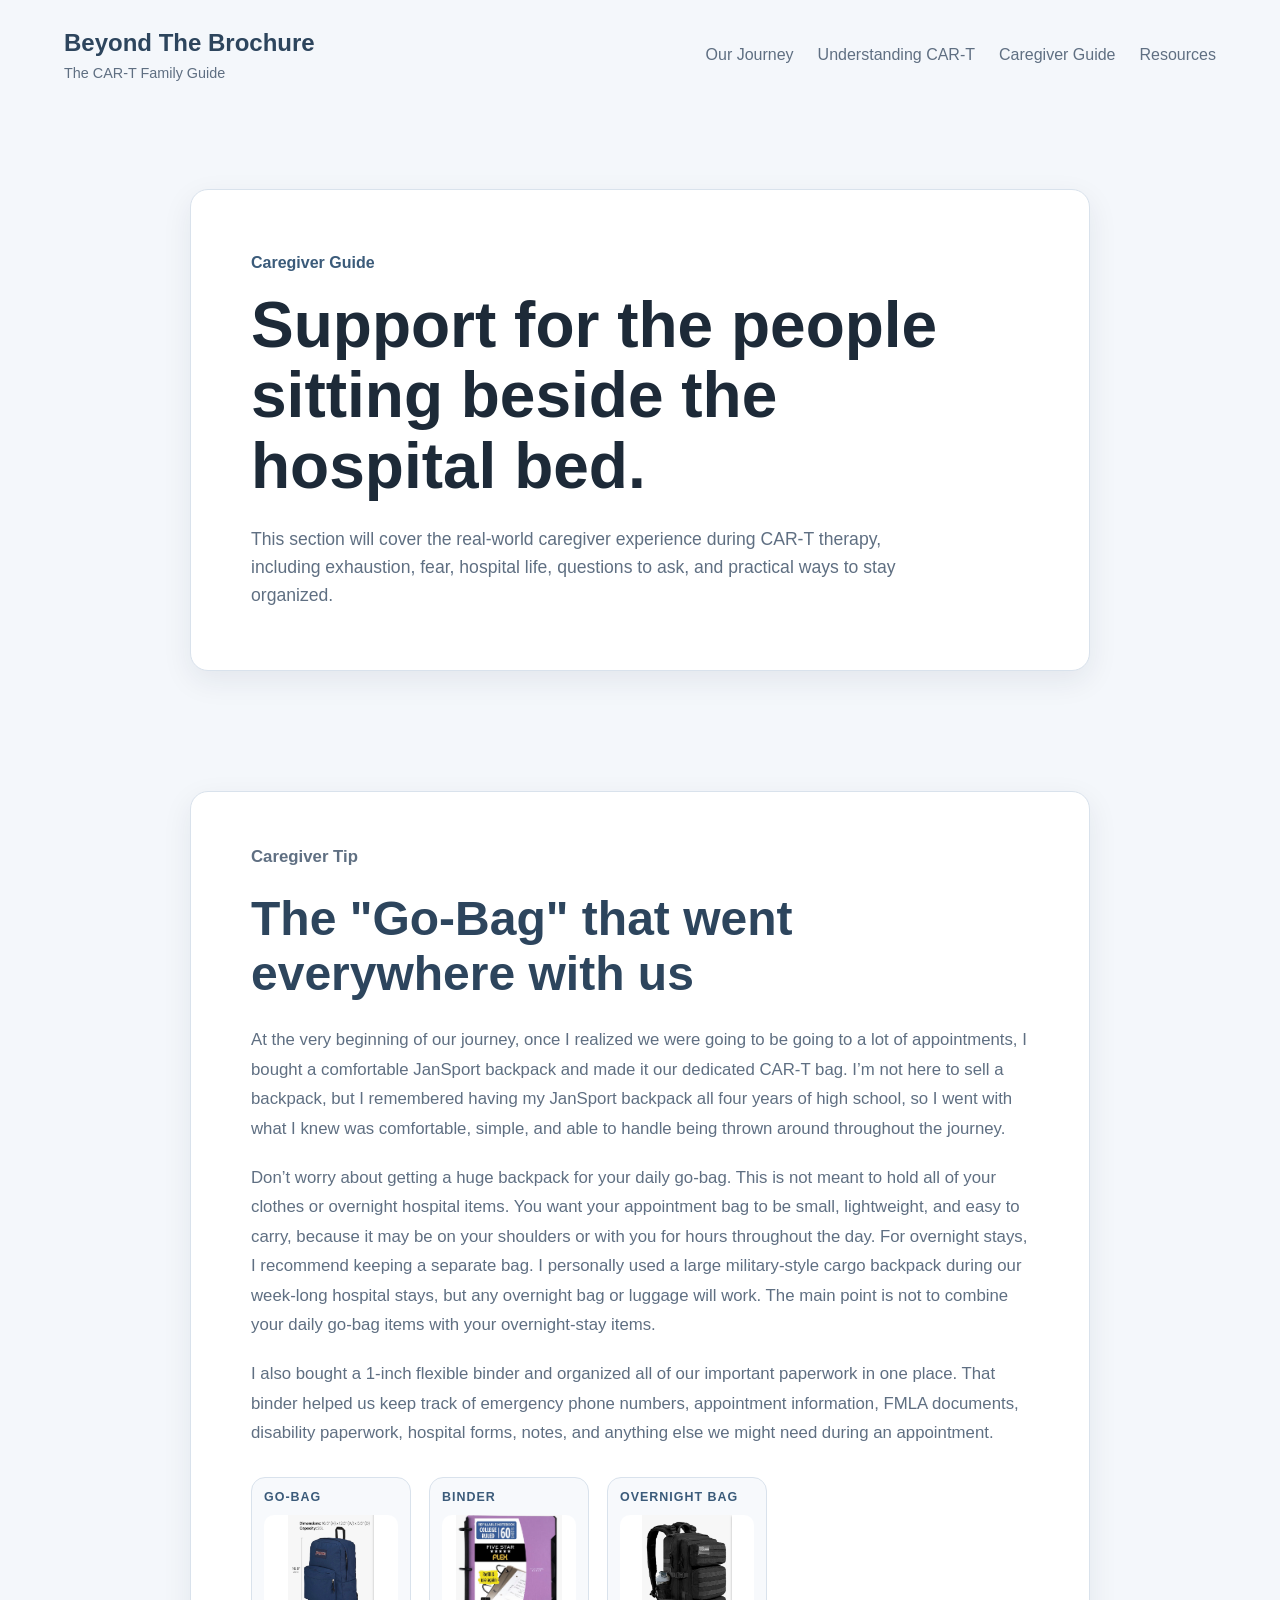
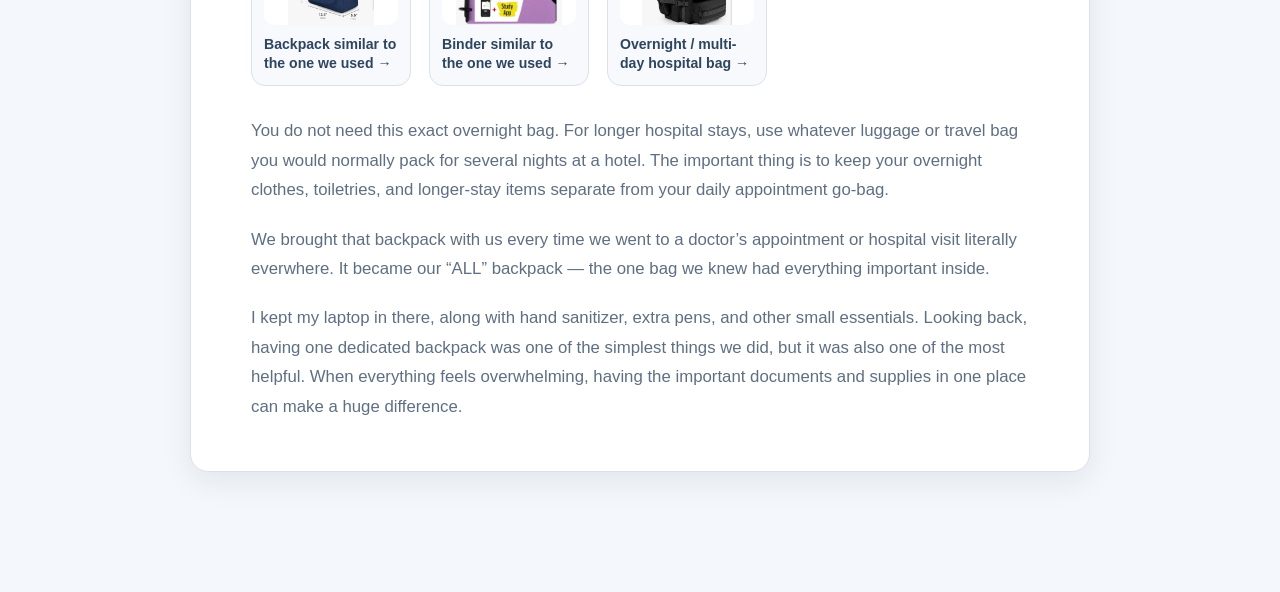
<file: caregiver-guide.html>
<!doctype html>
<html lang="en">
<head>
  <meta charset="utf-8" />
  <meta name="viewport" content="width=device-width, initial-scale=1" />

  <title>Caregiver Guide | Beyond The Brochure</title>

  <link rel="stylesheet" href="assets/css/style.css" />
</head>

<body>

  <header class="site-header">
    <a class="brand" href="index.html">
      <span class="brand-main">Beyond The Brochure</span>
      <span class="brand-sub">The CAR-T Family Guide</span>
    </a>

    <nav class="site-nav">
      <a href="our-journey.html">Our Journey</a>
      <a href="understanding-cart.html">Understanding CAR-T</a>
      <a href="caregiver-guide.html">Caregiver Guide</a>
      <a href="resources.html">Resources</a>
    </nav>
  </header>

  <main>
    <section class="inner-page">
      <div class="inner-page-content">

        <p class="eyebrow">Caregiver Guide</p>

        <h1>Support for the people sitting beside the hospital bed.</h1>

        <p class="inner-lead">
          This section will cover the real-world caregiver experience during CAR-T therapy, including exhaustion, fear, hospital life, questions to ask, and practical ways to stay organized.
        </p>

      </div>
        </section>

    <section class="caregiver-section" id="go-bag">
      <div class="caregiver-content">

        <p class="eyebrow">Caregiver Tip</p>

        <h2>The "Go-Bag" that went everywhere with us</h2>

        <p>
  At the very beginning of our journey, once I realized we were going to be going to a lot of appointments, I bought a comfortable JanSport backpack and made it our dedicated CAR-T bag. I’m not here to sell a backpack, but I remembered having my JanSport backpack all four years of high school, so I went with what I knew was comfortable, simple, and able to handle being thrown around throughout the journey.
</p>

<p>
  Don’t worry about getting a huge backpack for your daily go-bag. This is not meant to hold all of your clothes or overnight hospital items. You want your appointment bag to be small, lightweight, and easy to carry, because it may be on your shoulders or with you for hours throughout the day. For overnight stays, I recommend keeping a separate bag. I personally used a large military-style cargo backpack during our week-long hospital stays, but any overnight bag or luggage will work. The main point is not to combine your daily go-bag items with your overnight-stay items.
</p>

        <p>
  I also bought a 1-inch flexible binder and organized all of our important paperwork in one place. That binder helped us keep track of emergency phone numbers, appointment information, FMLA documents, disability paperwork, hospital forms, notes, and anything else we might need during an appointment.
</p>

<div class="caregiver-product-links">

  <a class="caregiver-product-card" href="https://www.amazon.com/dp/B083QSNNTW" target="_blank" rel="nofollow sponsored noopener">
    <strong class="caregiver-card-label">Go-Bag</strong>
    <img 
      src="assets/img/caregiver/go-bag-backpack.jpg" 
      alt="JanSport backpack similar to the one we used as our CAR-T appointment go bag"
    >
    <span>Backpack similar to the one we used →</span>
  </a>

  <a class="caregiver-product-card" href="https://a.co/d/0fXT4ddG" target="_blank" rel="nofollow sponsored noopener">
    <strong class="caregiver-card-label">Binder</strong>
    <img 
      src="assets/img/caregiver/go-bag-binder.jpg" 
      alt="1-inch flexible binder similar to the one we used to organize CAR-T paperwork"
    >
    <span>Binder similar to the one we used →</span>
  </a>

  <a class="caregiver-product-card" href="https://a.co/d/0e8Q7DPk" target="_blank" rel="nofollow sponsored noopener">
    <strong class="caregiver-card-label">Overnight Bag</strong>
    <img 
      src="assets/img/caregiver/overnight-bag.jpg" 
      alt="Large overnight or multi-day bag for longer CAR-T hospital stays"
    >
    <span>Overnight / multi-day hospital bag →</span>
  </a>

</div>

<p class="caregiver-note">
  You do not need this exact overnight bag. For longer hospital stays, use whatever luggage or travel bag you would normally pack for several nights at a hotel. The important thing is to keep your overnight clothes, toiletries, and longer-stay items separate from your daily appointment go-bag.
</p>
        <p>
          We brought that backpack with us every time we went to a doctor’s appointment or hospital visit literally everwhere. It became our “ALL” backpack — the one bag we knew had everything important inside.
        </p>

        <p>
          I kept my laptop in there, along with hand sanitizer, extra pens, and other small essentials. Looking back, having one dedicated backpack was one of the simplest things we did, but it was also one of the most helpful. When everything feels overwhelming, having the important documents and supplies in one place can make a huge difference.
        </p>

      </div>
    </section>
  </main>

</body>
</html>
</file>
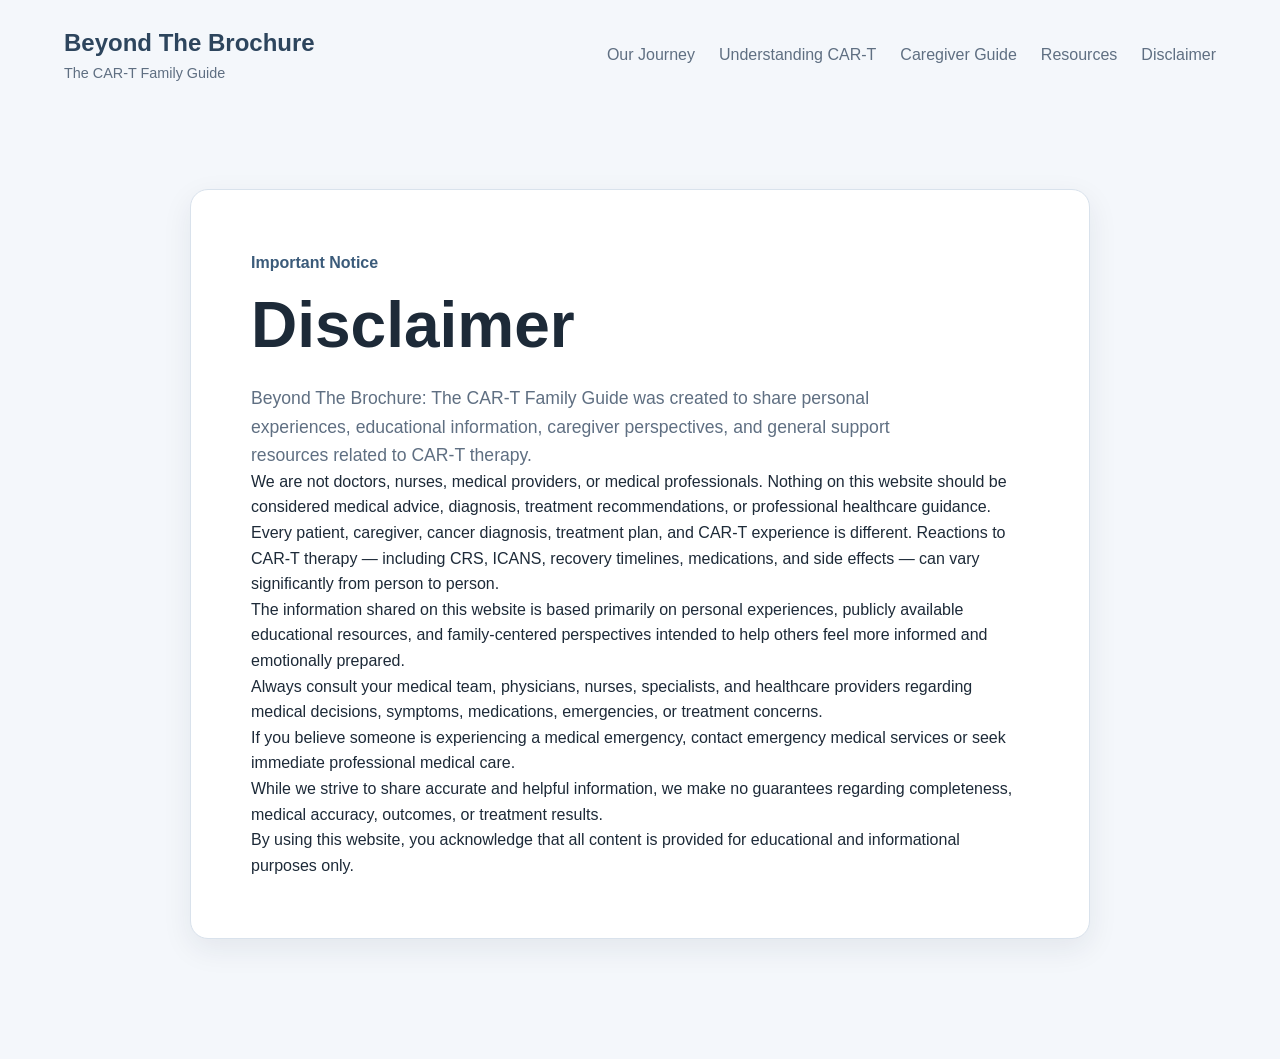
<file: disclaimer.html>
<!doctype html>
<html lang="en">
<head>
  <meta charset="utf-8" />
  <meta name="viewport" content="width=device-width, initial-scale=1" />

  <title>Disclaimer | Beyond The Brochure</title>
  <meta name="description" content="Disclaimer for Beyond The Brochure: The CAR-T Family Guide. Educational information only, not medical advice." />

  <link rel="stylesheet" href="assets/css/style.css" />
</head>

<body>

  <header class="site-header">
    <a class="brand" href="index.html">
      <span class="brand-main">Beyond The Brochure</span>
      <span class="brand-sub">The CAR-T Family Guide</span>
    </a>

    <nav class="site-nav">
      <a href="our-journey.html">Our Journey</a>
      <a href="understanding-cart.html">Understanding CAR-T</a>
      <a href="caregiver-guide.html">Caregiver Guide</a>
      <a href="resources.html">Resources</a>
      <a href="disclaimer.html">Disclaimer</a>
    </nav>
  </header>

  <main>
    <section class="inner-page">
      <div class="inner-page-content">

        <p class="eyebrow">Important Notice</p>

        <h1>Disclaimer</h1>

        <p class="inner-lead">
          Beyond The Brochure: The CAR-T Family Guide was created to share personal experiences, educational information, caregiver perspectives, and general support resources related to CAR-T therapy.
        </p>

        <p>
          We are not doctors, nurses, medical providers, or medical professionals. Nothing on this website should be considered medical advice, diagnosis, treatment recommendations, or professional healthcare guidance.
        </p>

        <p>
          Every patient, caregiver, cancer diagnosis, treatment plan, and CAR-T experience is different. Reactions to CAR-T therapy — including CRS, ICANS, recovery timelines, medications, and side effects — can vary significantly from person to person.
        </p>

        <p>
          The information shared on this website is based primarily on personal experiences, publicly available educational resources, and family-centered perspectives intended to help others feel more informed and emotionally prepared.
        </p>

        <p>
          Always consult your medical team, physicians, nurses, specialists, and healthcare providers regarding medical decisions, symptoms, medications, emergencies, or treatment concerns.
        </p>

        <p>
          If you believe someone is experiencing a medical emergency, contact emergency medical services or seek immediate professional medical care.
        </p>

        <p>
          While we strive to share accurate and helpful information, we make no guarantees regarding completeness, medical accuracy, outcomes, or treatment results.
        </p>

        <p>
          By using this website, you acknowledge that all content is provided for educational and informational purposes only.
        </p>

      </div>
    </section>
  </main>

</body>
</html>
</file>
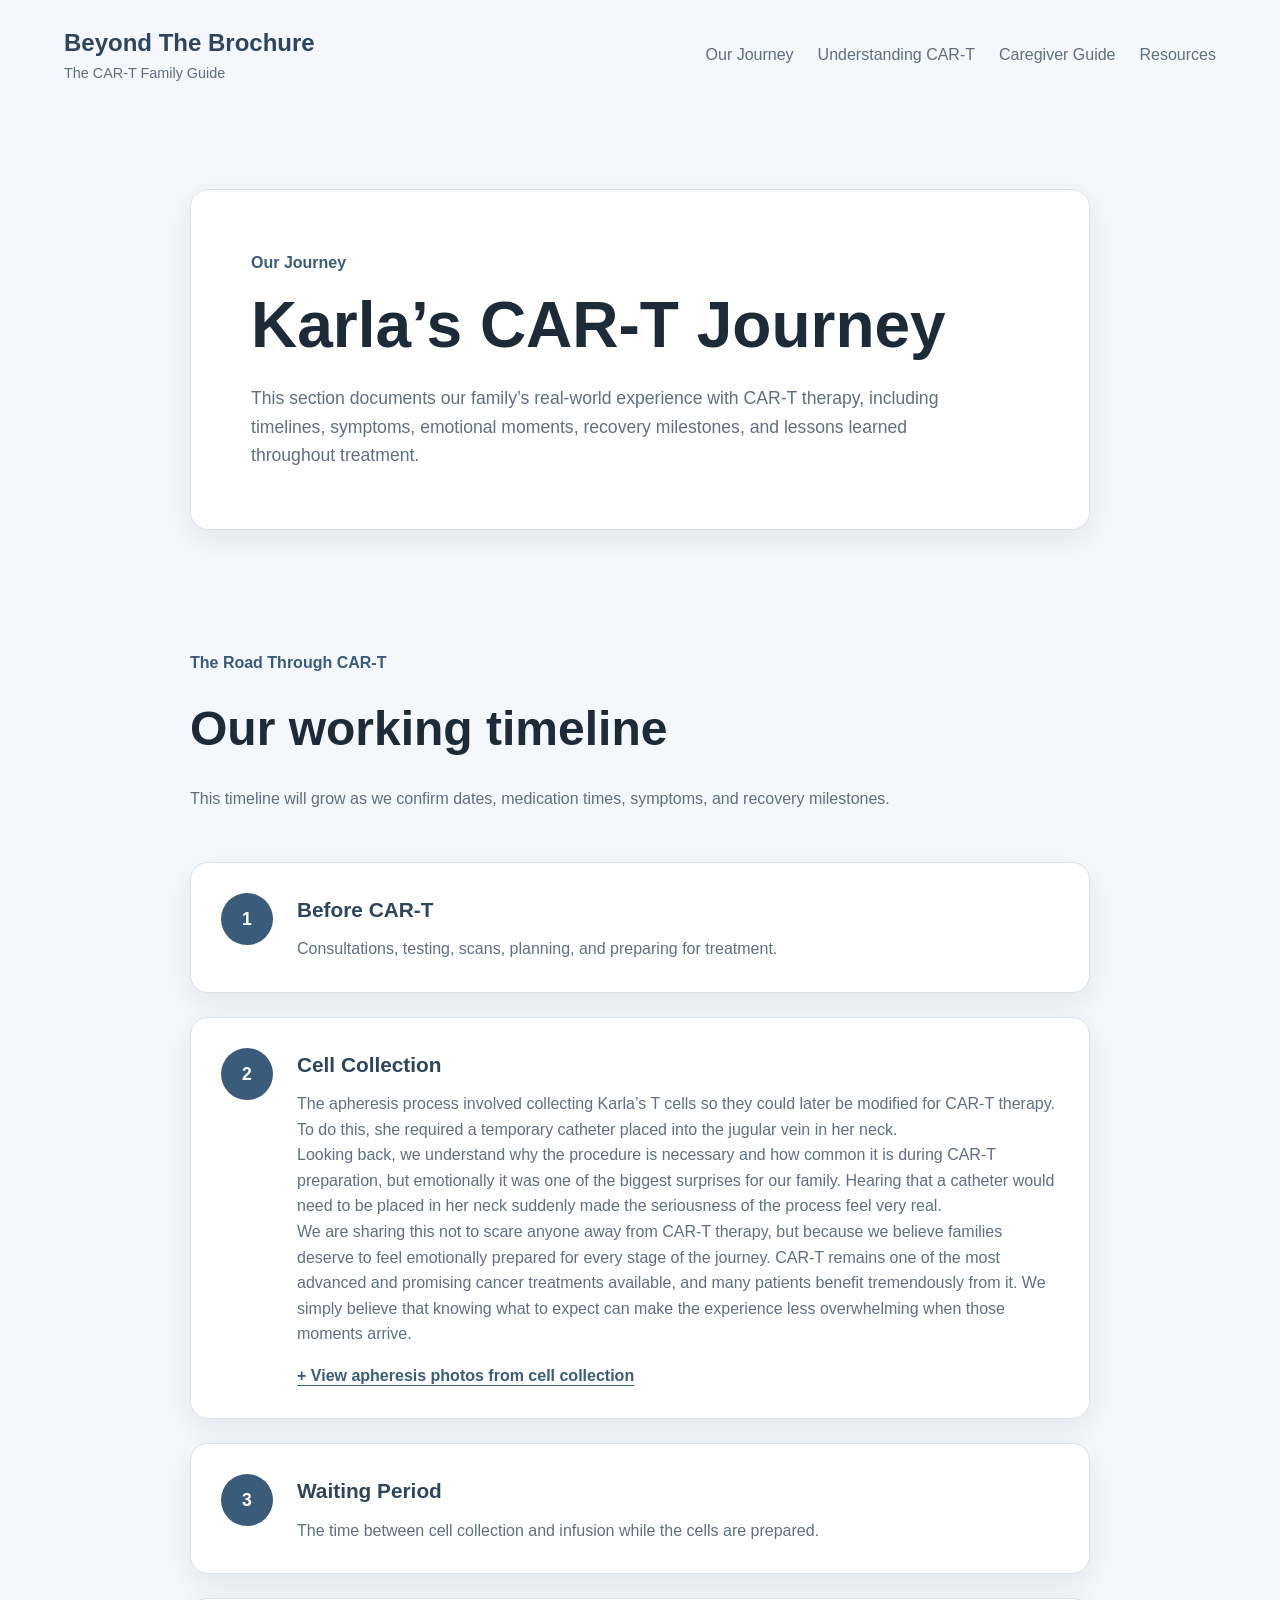
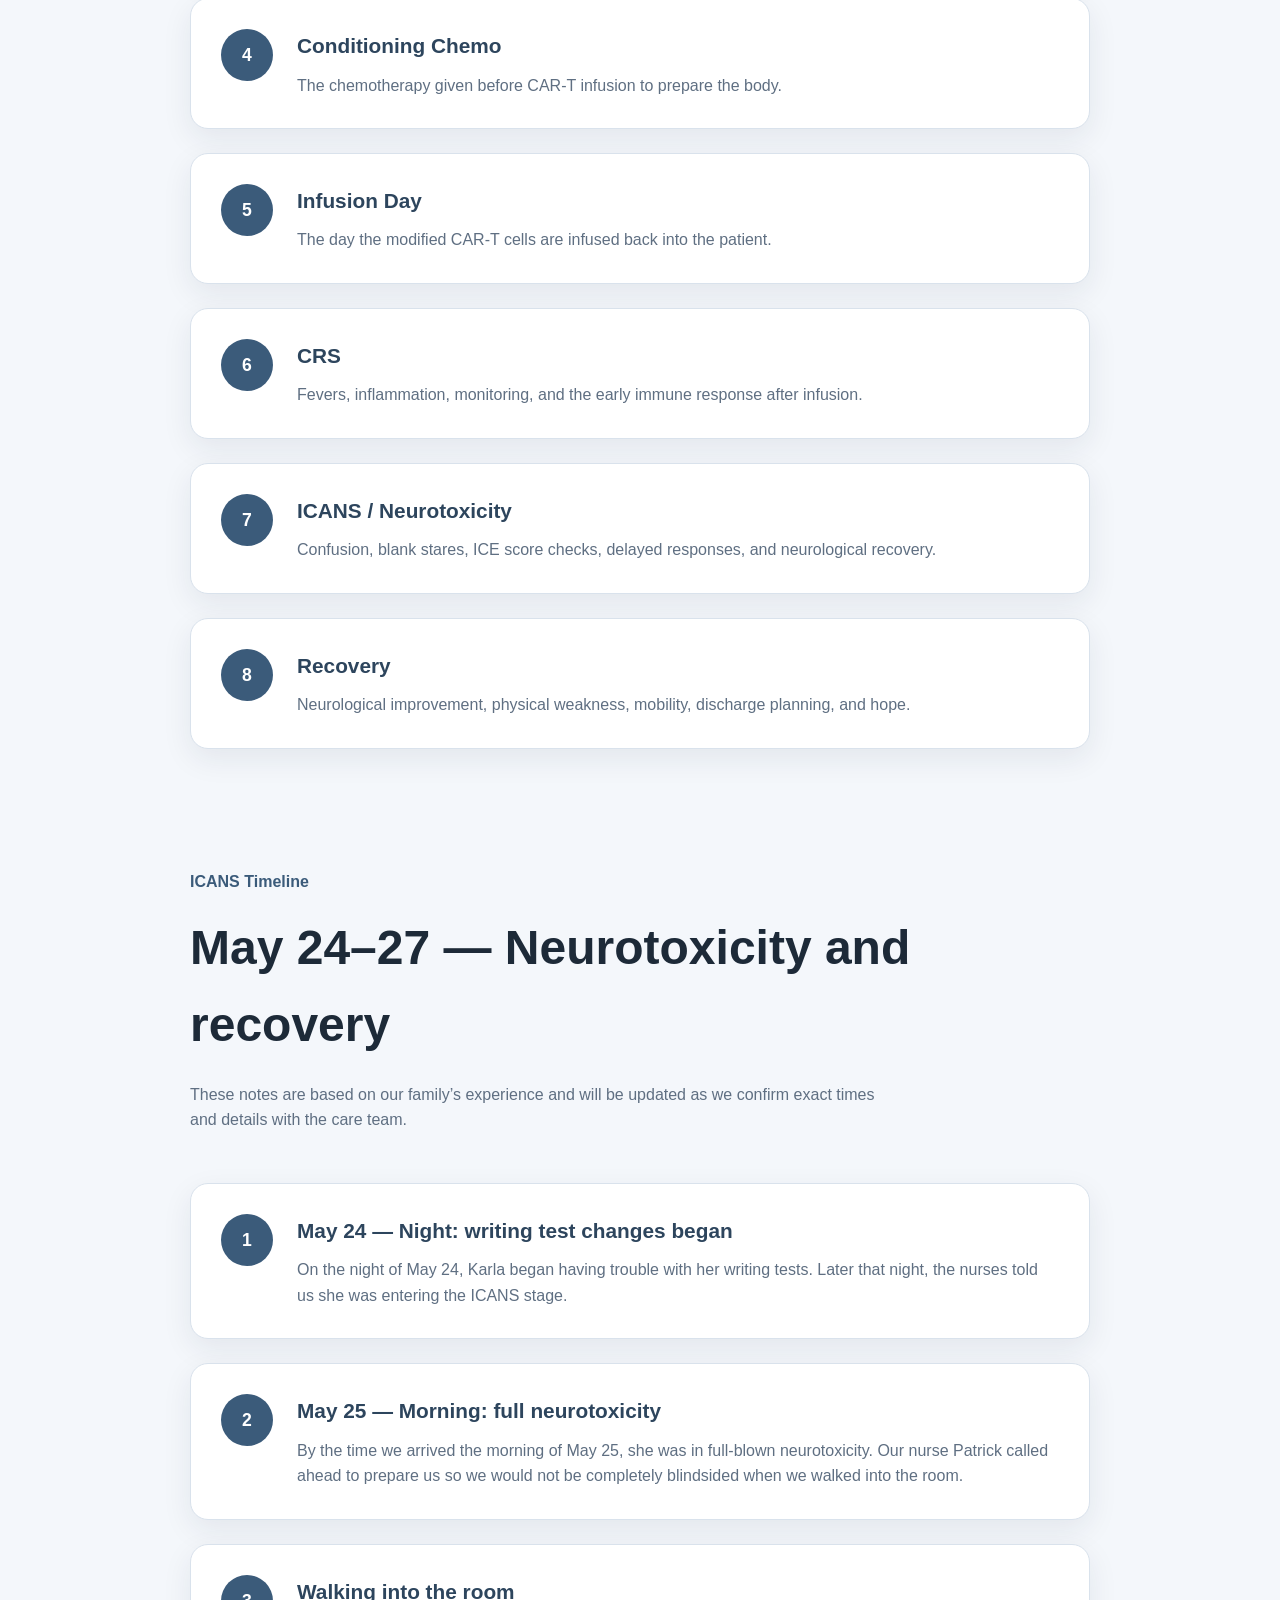
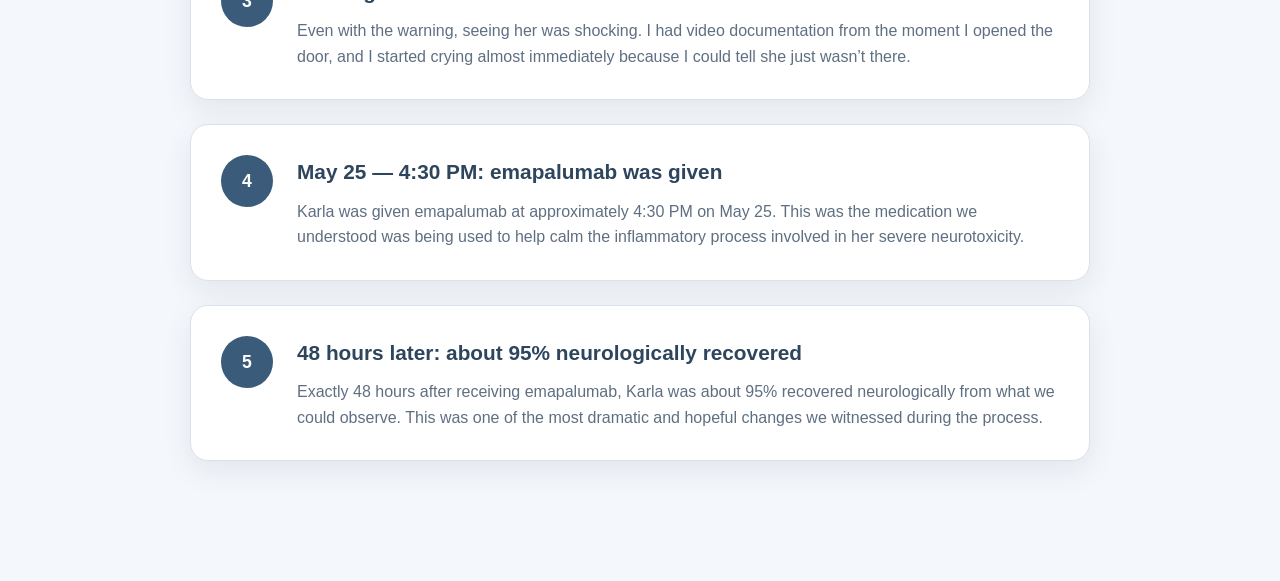
<file: our-journey.html>
<!doctype html>
<html lang="en">
<head>
  <meta charset="utf-8" />
  <meta name="viewport" content="width=device-width, initial-scale=1" />

  <title>Our Journey | Beyond The Brochure</title>

  <link rel="stylesheet" href="assets/css/style.css" />
</head>

<body>

  <header class="site-header">

    <a class="brand" href="index.html">
      <span class="brand-main">Beyond The Brochure</span>
      <span class="brand-sub">The CAR-T Family Guide</span>
    </a>

    <nav class="site-nav">
      <a href="our-journey.html">Our Journey</a>
      <a href="understanding-cart.html">Understanding CAR-T</a>
      <a href="caregiver-guide.html">Caregiver Guide</a>
      <a href="resources.html">Resources</a>
    </nav>

  </header>

  <main>

    <section class="inner-page">

      <div class="inner-page-content">

        <p class="eyebrow">Our Journey</p>

        <h1>Karla’s CAR-T Journey</h1>

        <p class="inner-lead">
          This section documents our family’s real-world experience with CAR-T therapy, including timelines, symptoms, emotional moments, recovery milestones, and lessons learned throughout treatment.
        </p>

      </div>

    </section>
<section class="timeline-section">
  <div class="timeline-content">

    <p class="eyebrow">The Road Through CAR-T</p>
    <h2>Our working timeline</h2>
    <p class="section-lead">
      This timeline will grow as we confirm dates, medication times, symptoms, and recovery milestones.
    </p>

    <div class="timeline-list">

      <div class="timeline-item">
        <span>1</span>
        <div>
          <h3>Before CAR-T</h3>
          <p>Consultations, testing, scans, planning, and preparing for treatment.</p>
        </div>
      </div>

      <div class="timeline-item">
  <span>2</span>

  <div>

    <h3>Cell Collection</h3>

    <p>
      The apheresis process involved collecting Karla’s T cells so they could later be modified for CAR-T therapy. To do this, she required a temporary catheter placed into the jugular vein in her neck.
    </p>

    <p>
      Looking back, we understand why the procedure is necessary and how common it is during CAR-T preparation, but emotionally it was one of the biggest surprises for our family. Hearing that a catheter would need to be placed in her neck suddenly made the seriousness of the process feel very real.
    </p>

    <p>
      We are sharing this not to scare anyone away from CAR-T therapy, but because we believe families deserve to feel emotionally prepared for every stage of the journey. CAR-T remains one of the most advanced and promising cancer treatments available, and many patients benefit tremendously from it. We simply believe that knowing what to expect can make the experience less overwhelming when those moments arrive.
    </p>

   <details class="journey-photo-details">

  <summary>View apheresis photos from cell collection</summary>

  <div class="journey-photo-block">

    <div class="journey-photo-intro">
      <h4>Apheresis and T-cell collection</h4>
      <p>
        These photos show part of Karla’s apheresis experience, including the temporary catheter, hospital room, treatment setup, and collection machine used during the T-cell collection process.
      </p>
    </div>

    <div class="journey-photo-grid">

      <figure>
        <img src="assets/img/apheresis/karla-apheresis-catheter.JPEG" alt="Temporary catheter site used during Karla's apheresis process">>
        <figcaption>Temporary catheter site used during the collection process.</figcaption>
      </figure>

      <figure>
        <img src="assets/img/apheresis/karla-apheresis-treatment.JPEG" alt="Karla during the apheresis treatment process">
        <figcaption>Karla during the apheresis treatment process.</figcaption>
      </figure>

      <figure>
        <img src="assets/img/apheresis/karla-apheresis-room.JPEG" alt="Hospital room setup during Karla's apheresis appointment">
        <figcaption>The room and setup during the apheresis appointment.</figcaption>
      </figure>

      <figure>
        <img src="assets/img/apheresis/karla-apheresis-machine.JPEG" alt="Apheresis machine used during Karla's T-cell collection">
        <figcaption>The apheresis machine used during T-cell collection.</figcaption>
      </figure>

    </div>

  </div>

</details>

  </div>
</div>

      <div class="timeline-item">
        <span>3</span>
        <div>
          <h3>Waiting Period</h3>
          <p>The time between cell collection and infusion while the cells are prepared.</p>
        </div>
      </div>

      <div class="timeline-item">
        <span>4</span>
        <div>
          <h3>Conditioning Chemo</h3>
          <p>The chemotherapy given before CAR-T infusion to prepare the body.</p>
        </div>
      </div>

      <div class="timeline-item">
        <span>5</span>
        <div>
          <h3>Infusion Day</h3>
          <p>The day the modified CAR-T cells are infused back into the patient.</p>
        </div>
      </div>

      <div class="timeline-item">
        <span>6</span>
        <div>
          <h3>CRS</h3>
          <p>Fevers, inflammation, monitoring, and the early immune response after infusion.</p>
        </div>
      </div>

      <div class="timeline-item">
        <span>7</span>
        <div>
          <h3>ICANS / Neurotoxicity</h3>
          <p>Confusion, blank stares, ICE score checks, delayed responses, and neurological recovery.</p>
        </div>
      </div>

      <div class="timeline-item">
        <span>8</span>
        <div>
          <h3>Recovery</h3>
          <p>Neurological improvement, physical weakness, mobility, discharge planning, and hope.</p>
        </div>
      </div>

    </div>
  </div>
</section>
<section class="timeline-section">
  <div class="timeline-content">

    <p class="eyebrow">ICANS Timeline</p>
    <h2>May 24–27 — Neurotoxicity and recovery</h2>
    <p class="section-lead">
      These notes are based on our family’s experience and will be updated as we confirm exact times and details with the care team.
    </p>

    <div class="timeline-list">

      <div class="timeline-item">
        <span>1</span>
        <div>
          <h3>May 24 — Night: writing test changes began</h3>
          <p>
            On the night of May 24, Karla began having trouble with her writing tests. Later that night, the nurses told us she was entering the ICANS stage.
          </p>
        </div>
      </div>

      <div class="timeline-item">
        <span>2</span>
        <div>
          <h3>May 25 — Morning: full neurotoxicity</h3>
          <p>
            By the time we arrived the morning of May 25, she was in full-blown neurotoxicity. Our nurse Patrick called ahead to prepare us so we would not be completely blindsided when we walked into the room.
          </p>
        </div>
      </div>

      <div class="timeline-item">
        <span>3</span>
        <div>
          <h3>Walking into the room</h3>
          <p>
            Even with the warning, seeing her was shocking. I had video documentation from the moment I opened the door, and I started crying almost immediately because I could tell she just wasn’t there.
          </p>
        </div>
      </div>

      <div class="timeline-item">
        <span>4</span>
        <div>
          <h3>May 25 — 4:30 PM: emapalumab was given</h3>
          <p>
            Karla was given emapalumab at approximately 4:30 PM on May 25. This was the medication we understood was being used to help calm the inflammatory process involved in her severe neurotoxicity.
          </p>
        </div>
      </div>

      <div class="timeline-item">
        <span>5</span>
        <div>
          <h3>48 hours later: about 95% neurologically recovered</h3>
          <p>
            Exactly 48 hours after receiving emapalumab, Karla was about 95% recovered neurologically from what we could observe. This was one of the most dramatic and hopeful changes we witnessed during the process.
          </p>
        </div>
      </div>

    </div>

  </div>
</section>  </main>

</body>
</html>
</file>
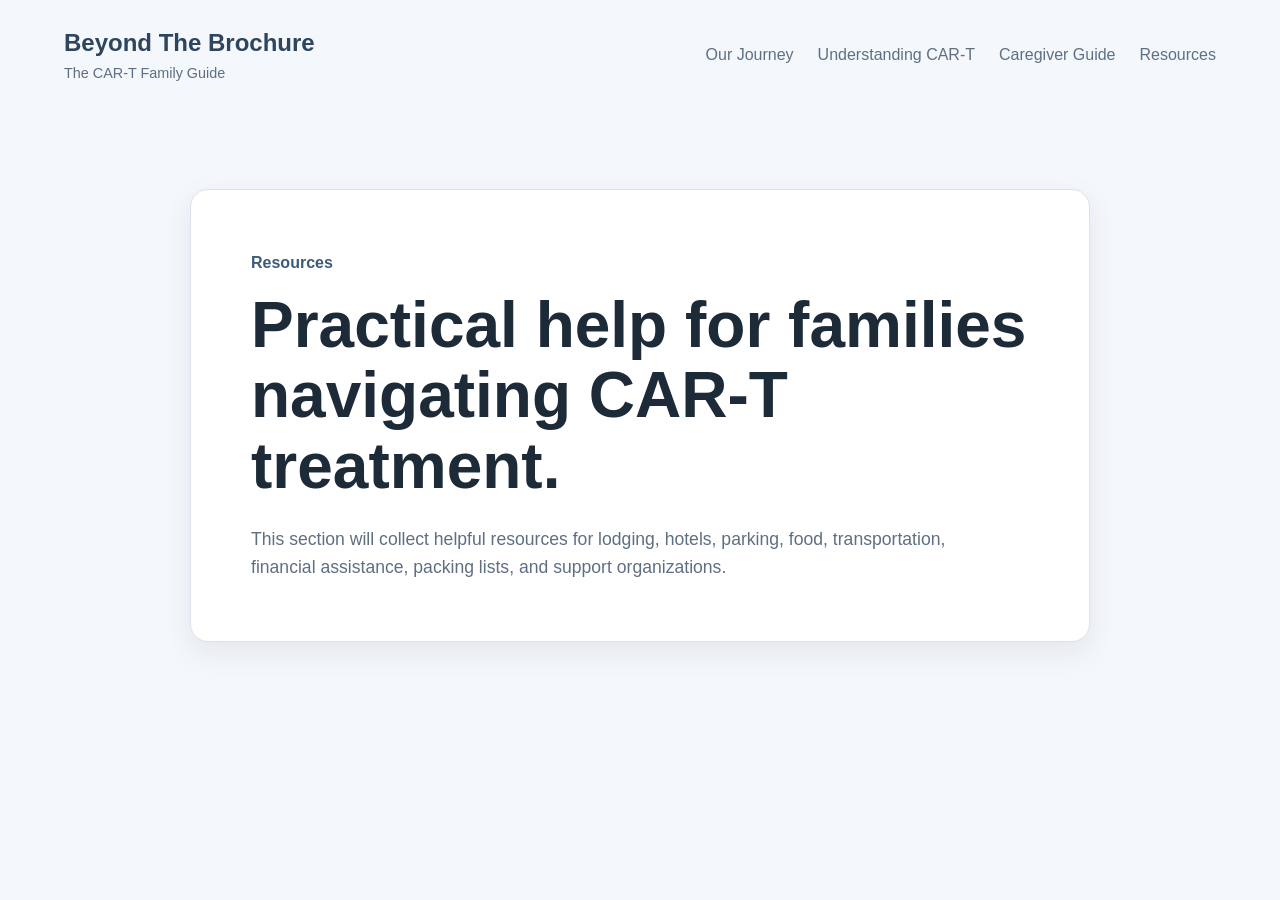
<file: resources.html>
<!doctype html>
<html lang="en">
<head>
  <meta charset="utf-8" />
  <meta name="viewport" content="width=device-width, initial-scale=1" />

  <title>Resources | Beyond The Brochure</title>

  <link rel="stylesheet" href="assets/css/style.css" />
</head>

<body>

  <header class="site-header">
    <a class="brand" href="index.html">
      <span class="brand-main">Beyond The Brochure</span>
      <span class="brand-sub">The CAR-T Family Guide</span>
    </a>

    <nav class="site-nav">
      <a href="our-journey.html">Our Journey</a>
      <a href="understanding-cart.html">Understanding CAR-T</a>
      <a href="caregiver-guide.html">Caregiver Guide</a>
      <a href="resources.html">Resources</a>
    </nav>
  </header>

  <main>
    <section class="inner-page">
      <div class="inner-page-content">

        <p class="eyebrow">Resources</p>

        <h1>Practical help for families navigating CAR-T treatment.</h1>

        <p class="inner-lead">
          This section will collect helpful resources for lodging, hotels, parking, food, transportation, financial assistance, packing lists, and support organizations.
        </p>

      </div>
    </section>
  </main>

</body>
</html>
</file>
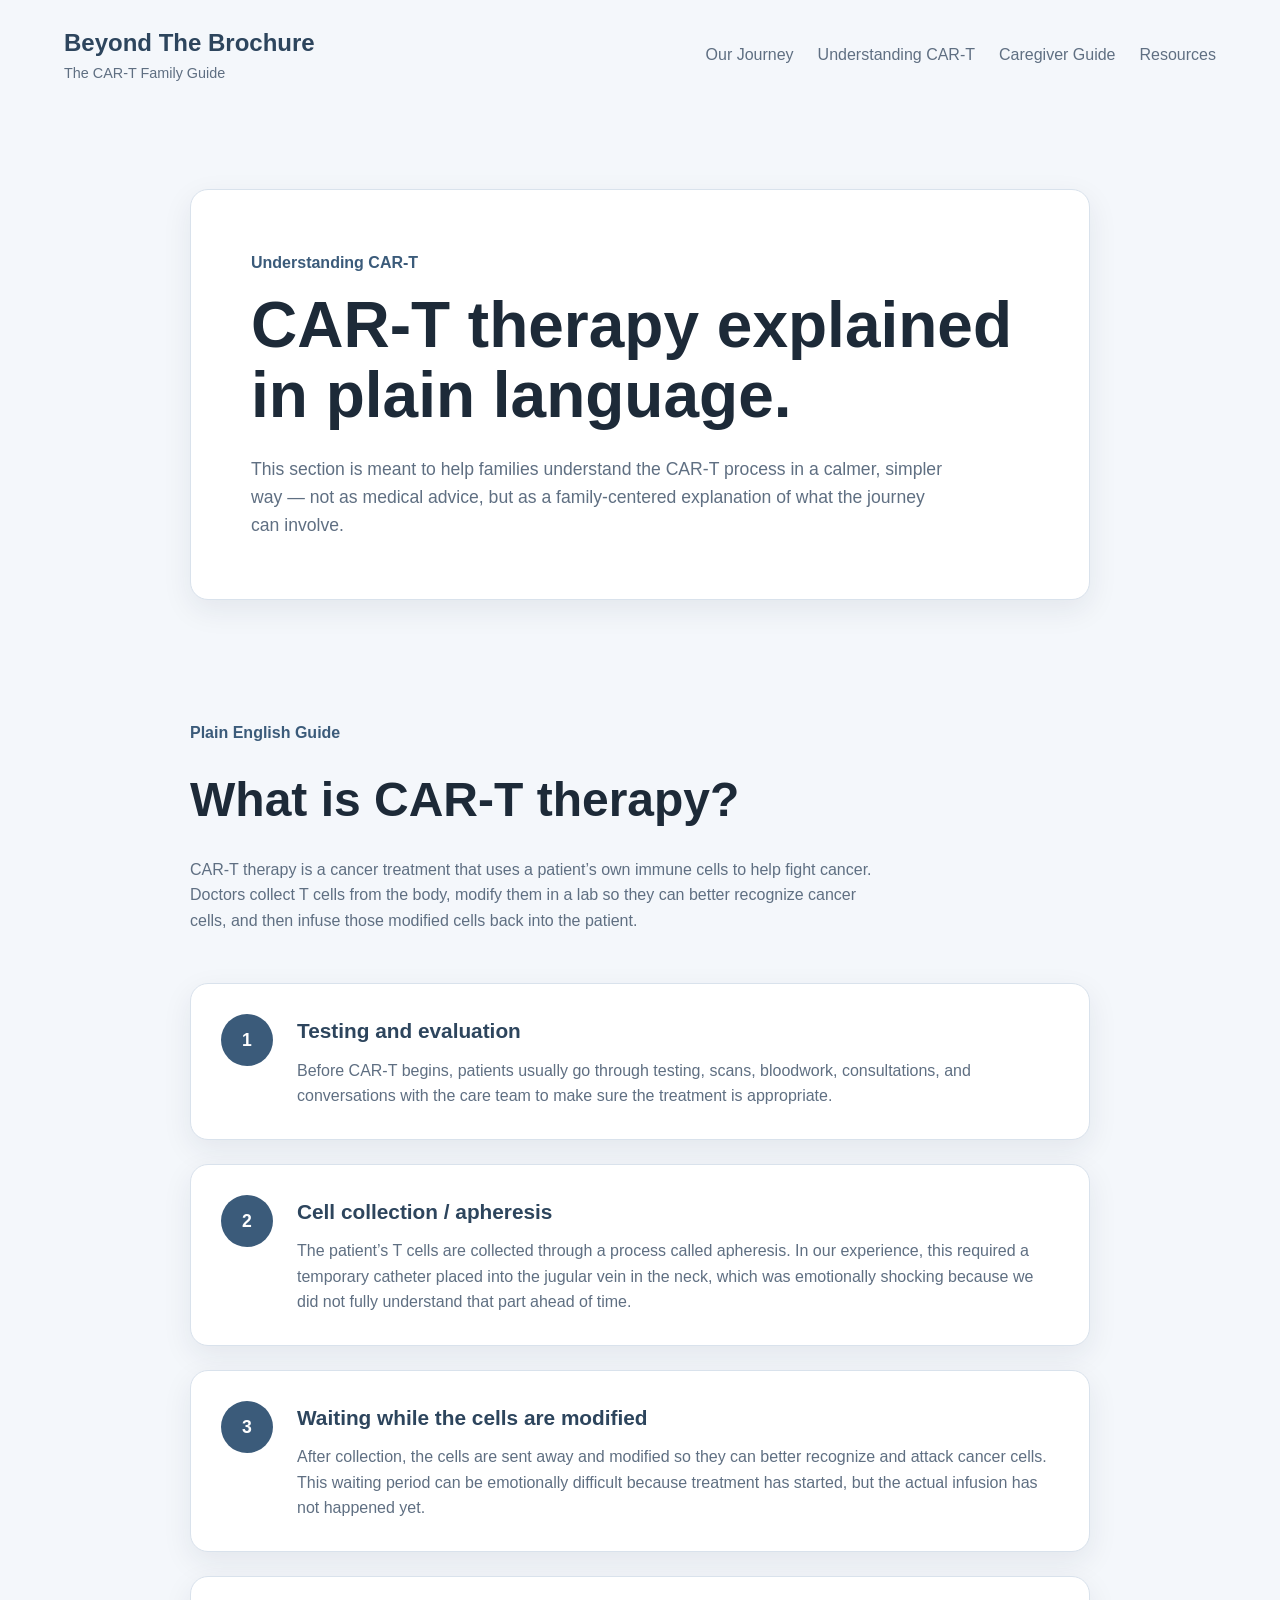
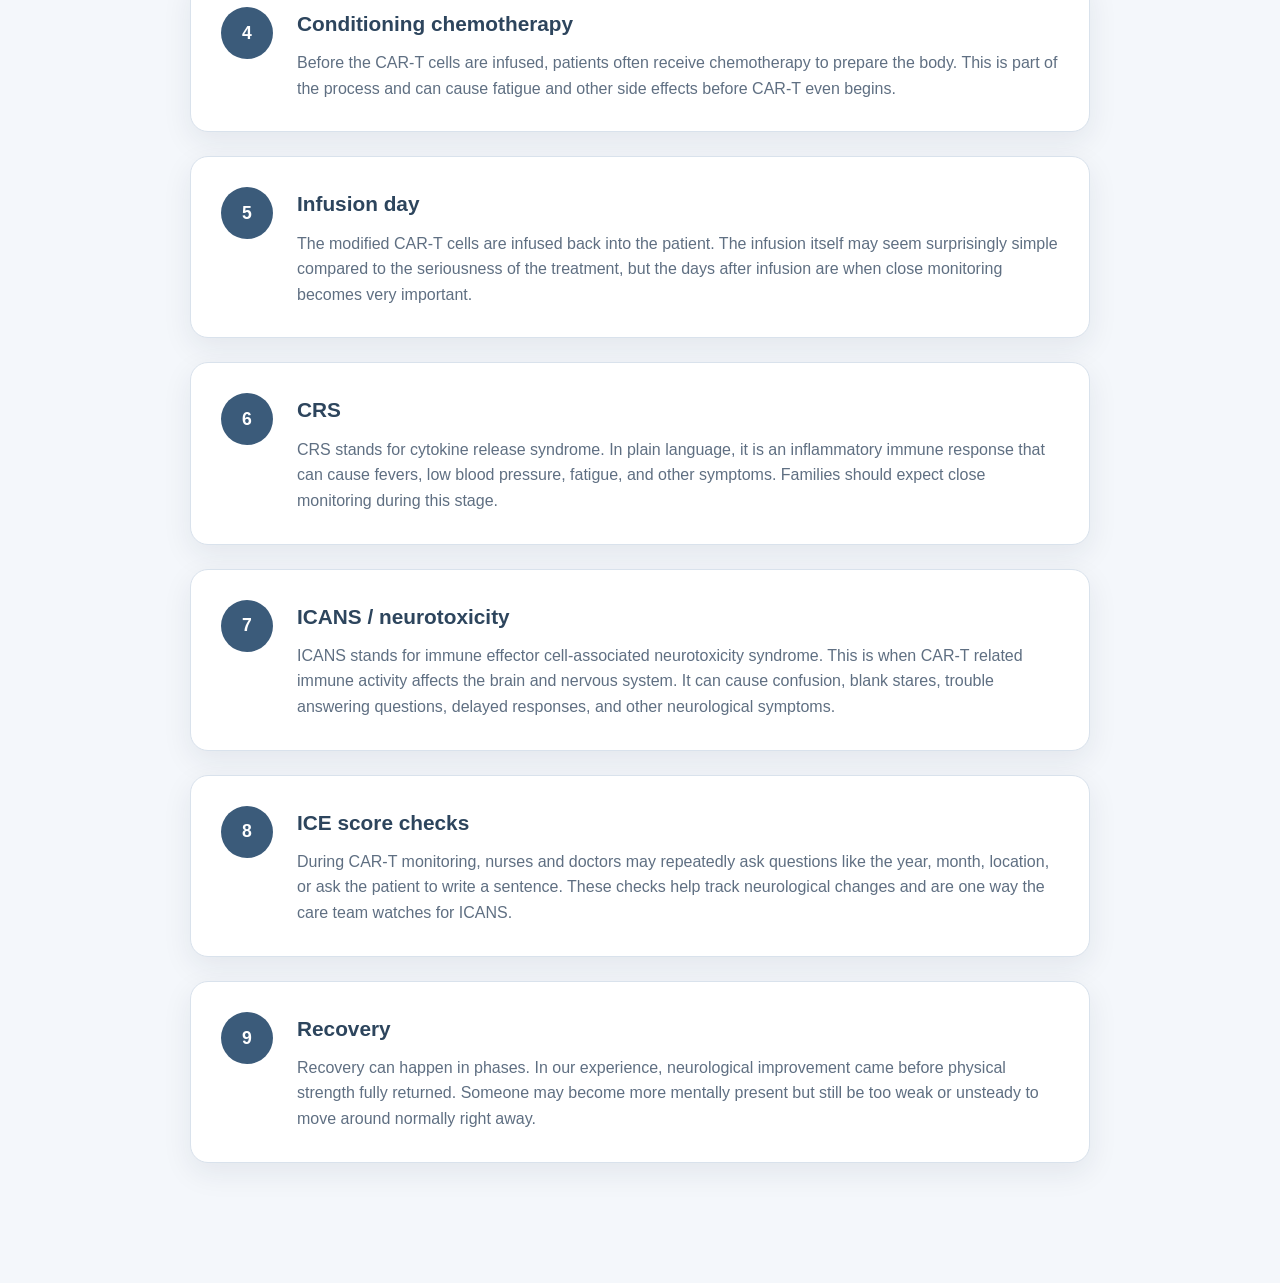
<file: understanding-cart.html>
<!doctype html>
<html lang="en">
<head>
  <meta charset="utf-8" />
  <meta name="viewport" content="width=device-width, initial-scale=1" />

  <title>Understanding CAR-T | Beyond The Brochure</title>

  <link rel="stylesheet" href="assets/css/style.css" />
</head>

<body>

  <header class="site-header">
    <a class="brand" href="index.html">
      <span class="brand-main">Beyond The Brochure</span>
      <span class="brand-sub">The CAR-T Family Guide</span>
    </a>

    <nav class="site-nav">
      <a href="our-journey.html">Our Journey</a>
      <a href="understanding-cart.html">Understanding CAR-T</a>
      <a href="caregiver-guide.html">Caregiver Guide</a>
      <a href="resources.html">Resources</a>
    </nav>
  </header>

  <main>

    <section class="inner-page">
      <div class="inner-page-content">

        <p class="eyebrow">Understanding CAR-T</p>

        <h1>CAR-T therapy explained in plain language.</h1>

        <p class="inner-lead">
          This section is meant to help families understand the CAR-T process in a calmer, simpler way — not as medical advice, but as a family-centered explanation of what the journey can involve.
        </p>

      </div>
    </section>

    <section class="timeline-section">
      <div class="timeline-content">

        <p class="eyebrow">Plain English Guide</p>
        <h2>What is CAR-T therapy?</h2>

        <p class="section-lead">
          CAR-T therapy is a cancer treatment that uses a patient’s own immune cells to help fight cancer. Doctors collect T cells from the body, modify them in a lab so they can better recognize cancer cells, and then infuse those modified cells back into the patient.
        </p>

        <div class="timeline-list">

          <div class="timeline-item">
            <span>1</span>
            <div>
              <h3>Testing and evaluation</h3>
              <p>
                Before CAR-T begins, patients usually go through testing, scans, bloodwork, consultations, and conversations with the care team to make sure the treatment is appropriate.
              </p>
            </div>
          </div>

          <div class="timeline-item">
            <span>2</span>
            <div>
              <h3>Cell collection / apheresis</h3>
              <p>
                The patient’s T cells are collected through a process called apheresis. In our experience, this required a temporary catheter placed into the jugular vein in the neck, which was emotionally shocking because we did not fully understand that part ahead of time.
              </p>
            </div>
          </div>

          <div class="timeline-item">
            <span>3</span>
            <div>
              <h3>Waiting while the cells are modified</h3>
              <p>
                After collection, the cells are sent away and modified so they can better recognize and attack cancer cells. This waiting period can be emotionally difficult because treatment has started, but the actual infusion has not happened yet.
              </p>
            </div>
          </div>

          <div class="timeline-item">
            <span>4</span>
            <div>
              <h3>Conditioning chemotherapy</h3>
              <p>
                Before the CAR-T cells are infused, patients often receive chemotherapy to prepare the body. This is part of the process and can cause fatigue and other side effects before CAR-T even begins.
              </p>
            </div>
          </div>

          <div class="timeline-item">
            <span>5</span>
            <div>
              <h3>Infusion day</h3>
              <p>
                The modified CAR-T cells are infused back into the patient. The infusion itself may seem surprisingly simple compared to the seriousness of the treatment, but the days after infusion are when close monitoring becomes very important.
              </p>
            </div>
          </div>

          <div class="timeline-item">
            <span>6</span>
            <div>
              <h3>CRS</h3>
              <p>
                CRS stands for cytokine release syndrome. In plain language, it is an inflammatory immune response that can cause fevers, low blood pressure, fatigue, and other symptoms. Families should expect close monitoring during this stage.
              </p>
            </div>
          </div>

          <div class="timeline-item">
            <span>7</span>
            <div>
              <h3>ICANS / neurotoxicity</h3>
              <p>
                ICANS stands for immune effector cell-associated neurotoxicity syndrome. This is when CAR-T related immune activity affects the brain and nervous system. It can cause confusion, blank stares, trouble answering questions, delayed responses, and other neurological symptoms.
              </p>
            </div>
          </div>

          <div class="timeline-item">
            <span>8</span>
            <div>
              <h3>ICE score checks</h3>
              <p>
                During CAR-T monitoring, nurses and doctors may repeatedly ask questions like the year, month, location, or ask the patient to write a sentence. These checks help track neurological changes and are one way the care team watches for ICANS.
              </p>
            </div>
          </div>

          <div class="timeline-item">
            <span>9</span>
            <div>
              <h3>Recovery</h3>
              <p>
                Recovery can happen in phases. In our experience, neurological improvement came before physical strength fully returned. Someone may become more mentally present but still be too weak or unsteady to move around normally right away.
              </p>
            </div>
          </div>

        </div>

      </div>
    </section>

  </main>

</body>
</html>
</file>
<file: assets/css/style.css>
/* =========================================
   BEYOND THE BROCHURE
   THE CAR-T FAMILY GUIDE
========================================= */

:root{
  --bg: #f4f7fb;
  --surface: #ffffff;
  --text: #1d2a38;
  --muted: #5f6f82;

  --primary: #3b5b7a;
  --primary-dark: #2d455d;

  --border: #d9e2ec;

  --shadow:
    0 10px 30px rgba(20,40,60,0.08);

  --radius: 18px;

  --max-width: 1200px;
}

/* =========================================
   RESET
========================================= */

*{
  margin:0;
  padding:0;
  box-sizing:border-box;
}

html{
  scroll-behavior:smooth;
}

body{
  font-family: Arial, Helvetica, sans-serif;
  background: var(--bg);
  color: var(--text);
  line-height:1.6;
}

/* =========================================
   GLOBAL
========================================= */

a{
  text-decoration:none;
  color:inherit;
}

img{
  max-width:100%;
  display:block;
}

main{
  width:100%;
}

/* =========================================
   HEADER
========================================= */

.site-header{
  width:100%;
  max-width:var(--max-width);

  margin:0 auto;

  display:flex;
  align-items:center;
  justify-content:space-between;

  padding:24px;
}

.brand{
  display:flex;
  flex-direction:column;
}

.brand-main{
  font-size:1.5rem;
  font-weight:700;
  color:var(--primary-dark);
}

.brand-sub{
  font-size:0.9rem;
  color:var(--muted);
}

.site-nav{
  display:flex;
  gap:24px;
}

.site-nav a{
  color:var(--muted);
  transition:0.2s ease;
}

.site-nav a:hover{
  color:var(--primary-dark);
}

/* =========================================
   HERO
========================================= */

.hero{
  width:100%;
  padding:80px 24px;
}

.hero-content{
  max-width:900px;
  margin:0 auto;

  background:var(--surface);

  border:1px solid var(--border);

  border-radius:var(--radius);

  padding:60px;

  box-shadow:var(--shadow);
}

.eyebrow{
  color:var(--primary);
  font-weight:700;
  margin-bottom:14px;
}

.hero h1{
  font-size:clamp(2.5rem, 6vw, 4.5rem);
  line-height:1.1;

  margin-bottom:24px;
}

.hero-text{
  font-size:1.1rem;
  color:var(--muted);

  max-width:700px;

  margin-bottom:36px;
}

/* =========================================
   HOMEPAGE SIDE NOTES
========================================= */

.home-note-section{
  width:100%;
  padding:0 24px 32px;
}

.home-note-card{
  width:100%;
  max-width:1200px;

  margin:0 auto;

  display:block;

  padding-left:18px;

  border-left:3px solid var(--primary);

  transition:0.2s ease;
}

.home-note-card:hover{
  transform:translateX(4px);
}

.home-note-card .eyebrow{
  margin-bottom:6px;
  font-size:0.8rem;
}

.home-note-card blockquote{
  max-width:420px;

  color:var(--muted);

  font-size:0.98rem;
  line-height:1.6;

  font-weight:400;

  margin:0 0 8px;
}

.home-note-card span{
  color:var(--primary-dark);

  font-size:0.9rem;
  font-weight:700;
}

/* =========================================
   HOMEPAGE TIMELINE FEATURE
========================================= */

.timeline-feature{
  width:100%;
  padding:0 24px 80px;
}

.timeline-feature-card{
  width:100%;
  max-width:1200px;

  margin:0 auto;

  display:grid;
  grid-template-columns:0.85fr 1.15fr;

  gap:32px;
  align-items:center;

  background:var(--surface);

  border:1px solid var(--border);

  border-radius:var(--radius);

  padding:36px;

  box-shadow:var(--shadow);
}

.timeline-feature-copy h2{
  font-size:clamp(2rem, 4vw, 3rem);

  line-height:1.1;

  margin-bottom:18px;

  color:var(--primary-dark);
}

.timeline-feature-copy p{
  color:var(--muted);

  margin-bottom:28px;
}

.timeline-preview{
  display:block;
}

.timeline-preview img{
  width:100%;

  border-radius:16px;

  border:1px solid var(--border);

  box-shadow:
    0 10px 24px rgba(20,40,60,0.12);

  transition:0.25s ease;
}

.timeline-preview img:hover{
  transform:translateY(-4px);
}

.timeline-preview span{
  display:block;

  margin-top:12px;

  text-align:center;

  color:var(--muted);

  font-size:0.95rem;
}

/* =========================================
   BUTTONS
========================================= */

.hero-actions{
  display:flex;
  gap:16px;
  flex-wrap:wrap;
}

.btn{
  padding:14px 24px;

  border-radius:999px;

  font-weight:700;

  transition:0.2s ease;
}

.btn.primary{
  background:var(--primary);
  color:white;
}

.btn.primary:hover{
  background:var(--primary-dark);
}

.btn.secondary{
  border:1px solid var(--border);
  background:white;
}

.btn.secondary:hover{
  background:#eef3f8;
}

/* =========================================
   MOBILE
========================================= */

@media (max-width: 900px){

  .site-header{
    flex-direction:column;
    gap:20px;
  }

  .site-nav{
    flex-wrap:wrap;
    justify-content:center;
  }

  .hero-content{
    padding:40px 28px;
  }

  .hero h1{
    font-size:2.6rem;
  }

  .timeline-feature-card{
    grid-template-columns:1fr;

    padding:28px;
  }
}

/* =========================================
   FEATURE CARDS
========================================= */

.feature-section{
  width:100%;
  padding:0 24px 100px;
}

.feature-grid{
  width:100%;
  max-width:1200px;

  margin:0 auto;

  display:grid;
  grid-template-columns:repeat(2, 1fr);

  gap:24px;
}

.feature-card{
  background:var(--surface);

  border:1px solid var(--border);

  border-radius:var(--radius);

  padding:36px;

  box-shadow:var(--shadow);

  transition:0.25s ease;
}

.feature-card:hover{
  transform:translateY(-4px);

  border-color:#bfd0e0;
}

.feature-card h3{
  font-size:1.4rem;

  margin-bottom:14px;

  color:var(--primary-dark);
}

.feature-card p{
  color:var(--muted);
}

/* =========================================
   FEATURE CARDS MOBILE
========================================= */

@media (max-width: 900px){

  .feature-grid{
    grid-template-columns:1fr;
  }

}

/* =========================================
   INNER PAGES
========================================= */

.inner-page{
  width:100%;
  padding:80px 24px 120px;
}

.inner-page-content{
  width:100%;
  max-width:900px;

  margin:0 auto;

  background:var(--surface);

  border:1px solid var(--border);

  border-radius:var(--radius);

  padding:60px;

  box-shadow:var(--shadow);
}

.inner-page h1{
  font-size:clamp(2.5rem, 6vw, 4rem);

  line-height:1.1;

  margin-bottom:24px;
}

.inner-lead{
  font-size:1.1rem;

  color:var(--muted);

  max-width:700px;
}

/* =========================================
   INNER PAGE MOBILE
========================================= */

@media (max-width: 900px){

  .inner-page-content{
    padding:40px 28px;
  }

}

/* =========================================
   CAREGIVER GUIDE
========================================= */

.caregiver-section{
  width:100%;
  padding:0 24px 120px;
}

.caregiver-content{
  width:100%;
  max-width:900px;

  margin:0 auto;

  background:var(--surface);

  border:1px solid var(--border);

  border-radius:var(--radius);

  padding:50px 60px;

  box-shadow:var(--shadow);
}

.caregiver-content h2{
  font-size:clamp(2rem, 5vw, 3rem);

  line-height:1.15;

  margin-bottom:24px;

  color:var(--primary-dark);
}

.caregiver-content p{
  color:var(--muted);

  font-size:1.05rem;

  line-height:1.75;

  margin-bottom:20px;
}

.caregiver-content p:last-child{
  margin-bottom:0;
}
.caregiver-product-links{
  display:flex;
  gap:18px;
  flex-wrap:wrap;

  margin:30px 0;
}

.caregiver-product-card{
  width:160px;

  display:block;

  background:#f7f9fc;

  border:1px solid var(--border);
  border-radius:14px;

  padding:12px;

  transition:0.2s ease;
}
.caregiver-card-label{
  display:block;
  margin-bottom:10px;

  color:var(--primary);

  font-size:0.78rem;
  font-weight:800;
  letter-spacing:0.08em;
  text-transform:uppercase;
  line-height:1.2;
}
.caregiver-product-card:hover{
  transform:translateY(-3px);
  border-color:#bfd0e0;
}

.caregiver-product-card img{
  width:100%;
  height:110px;

  object-fit:contain;

  background:white;

  border-radius:10px;

  margin-bottom:10px;
}

.caregiver-product-card span{
  display:block;

  color:var(--primary-dark);

  font-size:0.88rem;
  font-weight:700;
  line-height:1.35;
}

/* =========================================
   CAREGIVER GUIDE MOBILE
========================================= */

@media (max-width: 900px){

  .caregiver-content{
    padding:40px 28px;
  }

}

/* =========================================
   TIMELINE
========================================= */

.timeline-section{
  width:100%;
  padding:0 24px 120px;
}

.timeline-content{
  width:100%;
  max-width:900px;

  margin:0 auto;
}

.timeline-content h2{
  font-size:clamp(2rem, 5vw, 3rem);

  margin:16px 0 18px;
}

.section-lead{
  color:var(--muted);

  max-width:700px;

  margin-bottom:50px;
}

.timeline-list{
  display:flex;
  flex-direction:column;

  gap:24px;
}

.timeline-item{
  display:flex;
  align-items:flex-start;

  gap:24px;

  background:var(--surface);

  border:1px solid var(--border);

  border-radius:var(--radius);

  padding:30px;

  box-shadow:var(--shadow);
}

.timeline-item span{
  min-width:52px;
  height:52px;

  border-radius:50%;

  background:var(--primary);

  color:white;

  display:flex;
  align-items:center;
  justify-content:center;

  font-weight:700;

  font-size:1.1rem;
}

.timeline-item h3{
  font-size:1.3rem;

  margin-bottom:10px;

  color:var(--primary-dark);
}

.timeline-item p{
  color:var(--muted);
}

/* =========================================
   JOURNEY COLLAPSIBLE PHOTO SECTION
========================================= */

.journey-photo-details {
  margin-top: 1rem;
}

.journey-photo-details summary {
  display: inline-block;
  cursor: pointer;
  color: var(--primary);
  font-weight: 700;
  text-decoration: underline;
  text-underline-offset: 4px;
  list-style: none;
}

.journey-photo-details summary::-webkit-details-marker {
  display: none;
}

.journey-photo-details summary::before {
  content: "+ ";
  text-decoration: none;
}

.journey-photo-details[open] summary::before {
  content: "– ";
}

.journey-photo-details[open] summary {
  margin-bottom: 1rem;
}

/* =========================================
   JOURNEY PHOTO BLOCK
========================================= */

.journey-photo-block {
  margin-top: 1rem;
  padding: 1rem;
  background: rgba(255, 255, 255, 0.72);
  border: 1px solid var(--border);
  border-radius: 18px;
  box-shadow: var(--shadow);
}

.journey-photo-intro {
  margin-bottom: 1rem;
}

.journey-photo-intro h4 {
  margin: 0 0 0.35rem;
  color: var(--text);
  font-size: 1.05rem;
}

.journey-photo-intro p {
  margin: 0;
  color: var(--muted);
  font-size: 0.95rem;
  line-height: 1.6;
}

.journey-photo-grid {
  display: grid;
  grid-template-columns: repeat(4, 1fr);
  gap: 0.85rem;
}

.journey-photo-grid figure {
  margin: 0;
}

.journey-photo-grid img {
  width: 100%;
  aspect-ratio: 4 / 3;
  object-fit: cover;
  display: block;
  border-radius: 14px;
  border: 1px solid var(--border);
}

.journey-photo-grid figcaption {
  margin-top: 0.45rem;
  font-size: 0.78rem;
  line-height: 1.4;
  color: var(--muted);
}

@media (max-width: 900px) {
  .journey-photo-grid {
    grid-template-columns: repeat(2, 1fr);
  }
}

@media (max-width: 520px) {
  .journey-photo-grid {
    grid-template-columns: 1fr;
  }
}

/* =========================================
   TIMELINE MOBILE
========================================= */

@media (max-width: 700px){

  .timeline-item{
    flex-direction:column;
  }

}
</file>
